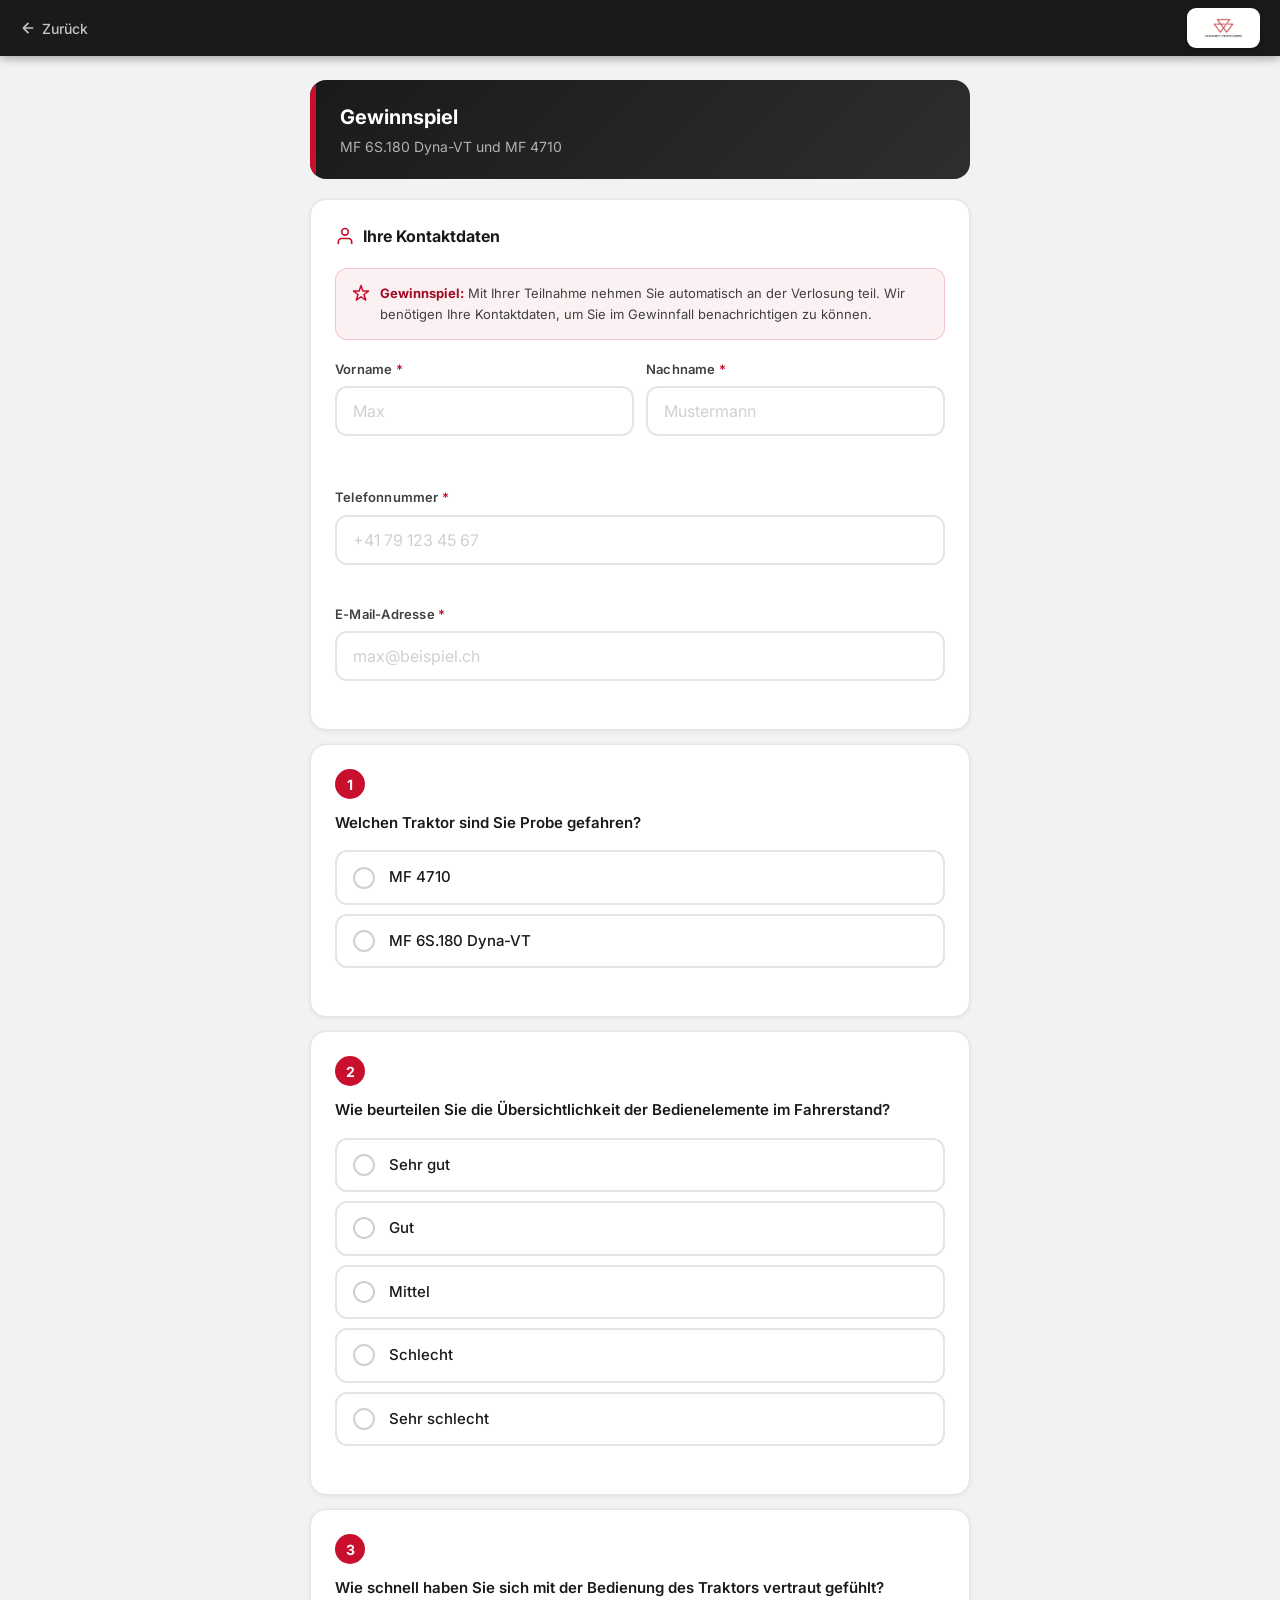
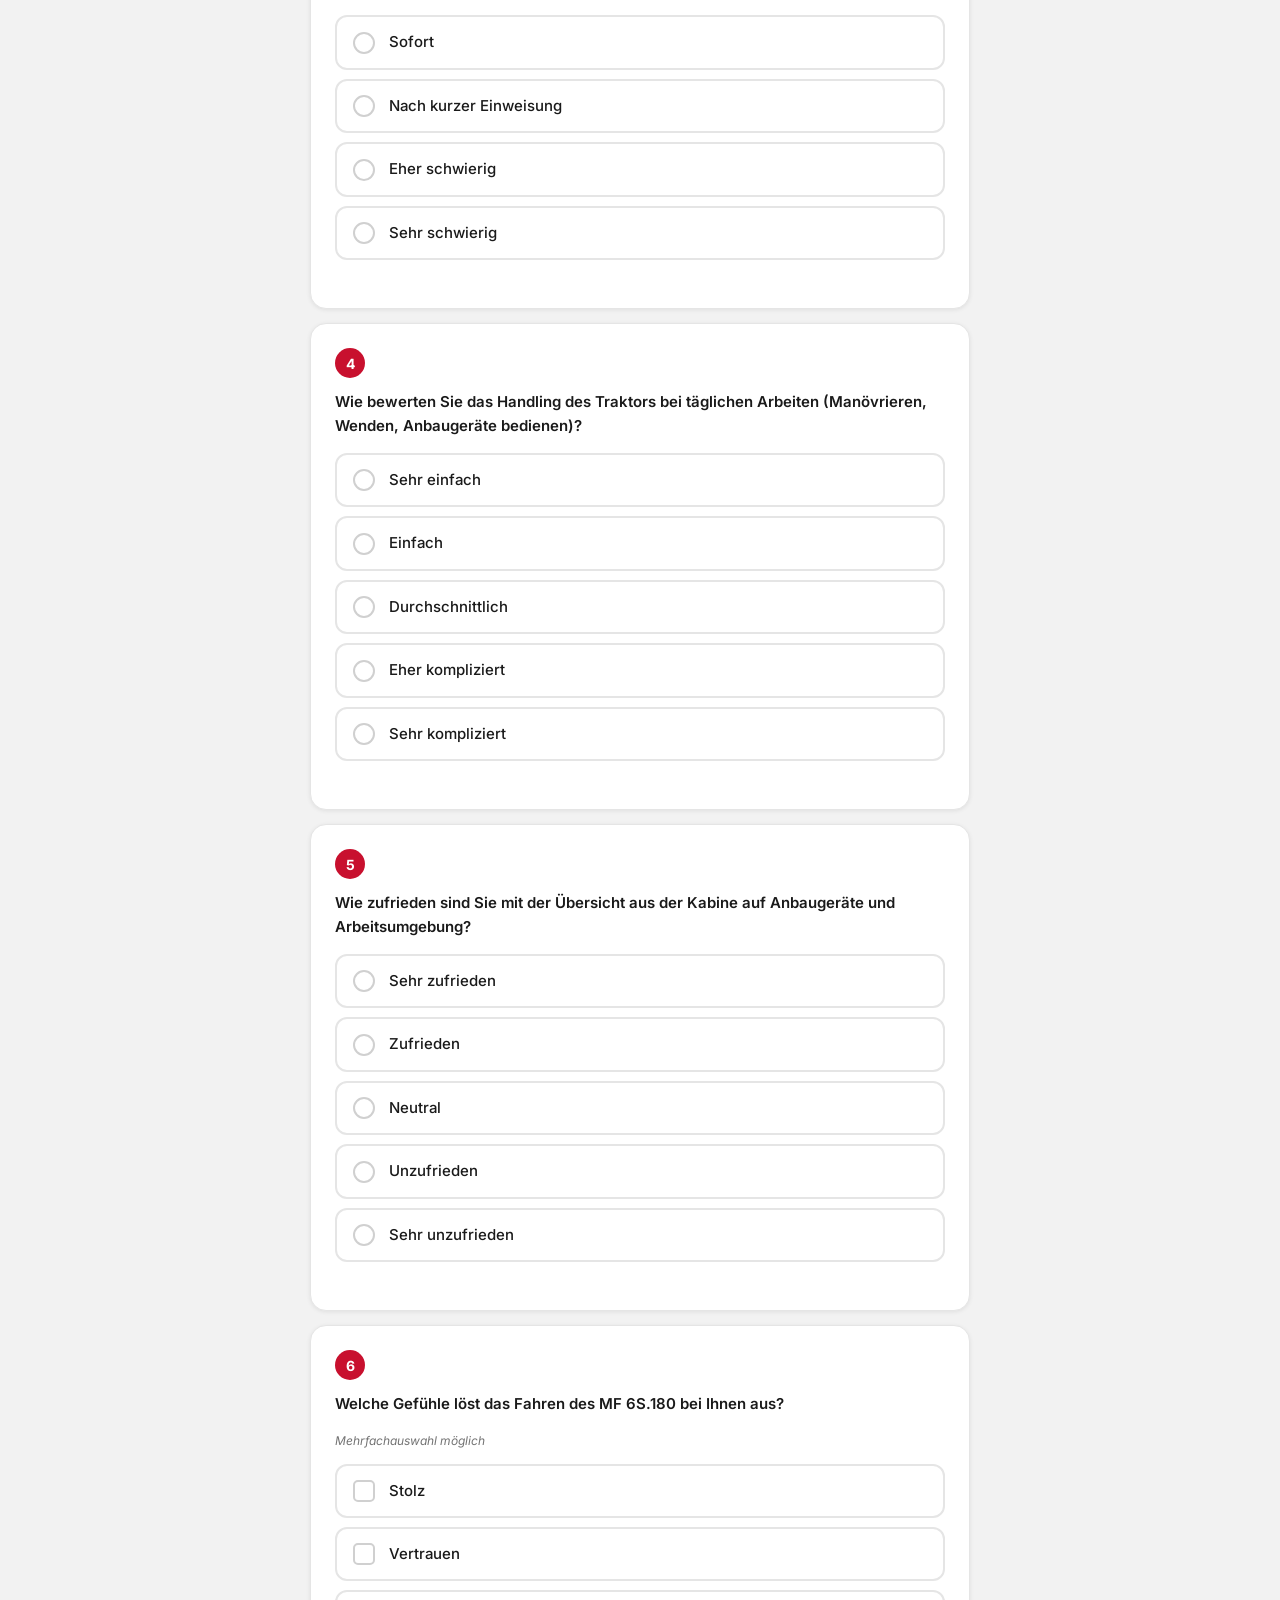
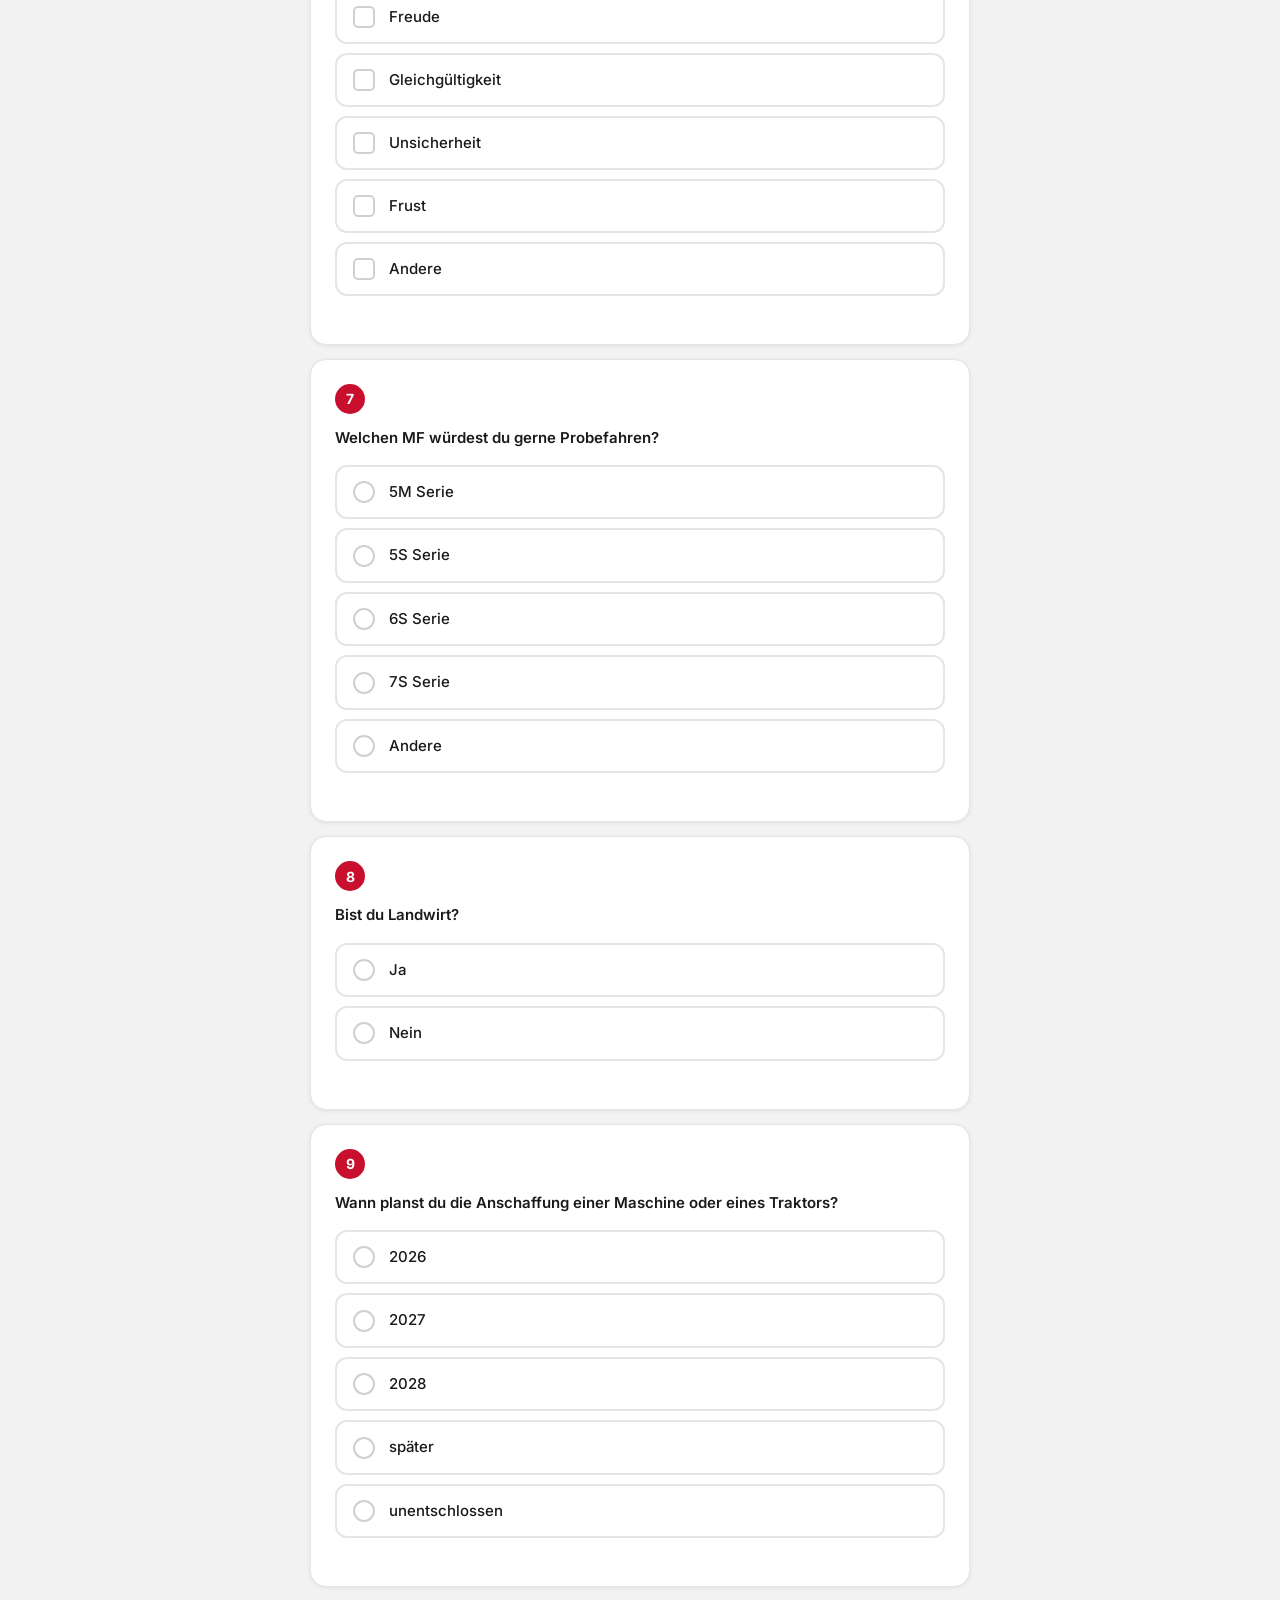
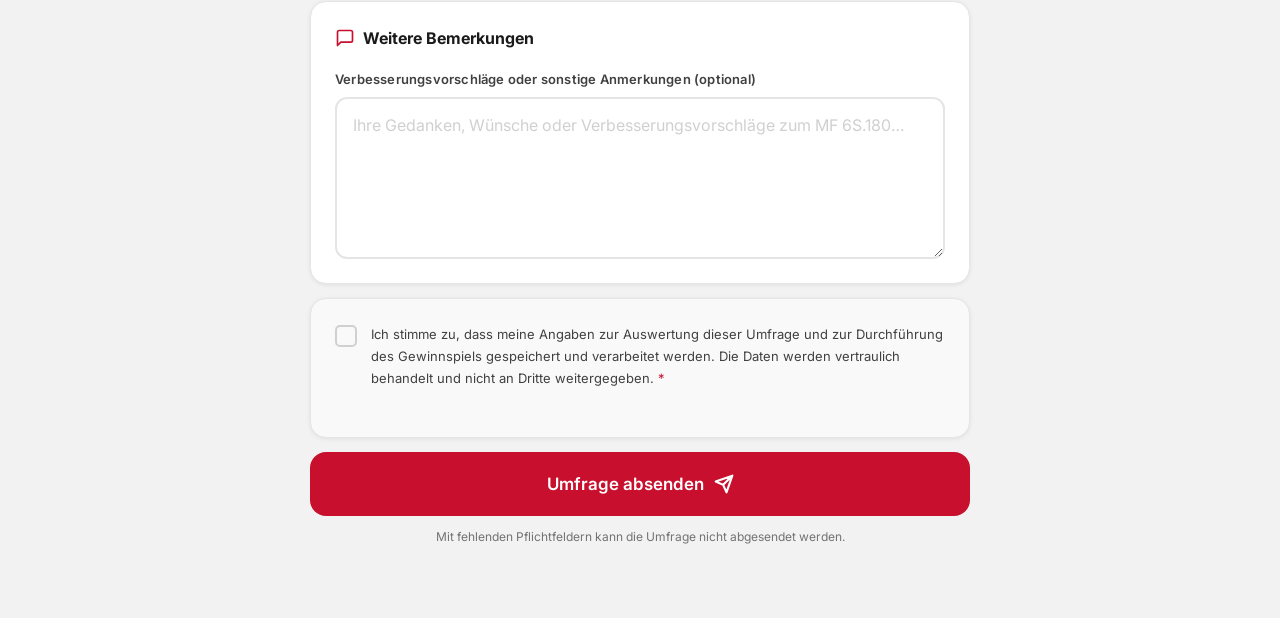
<file: survey.html>
<!DOCTYPE html>
<html lang="de">
<head>
  <meta charset="UTF-8">
  <meta name="viewport" content="width=device-width, initial-scale=1.0">
  <title>Umfrage – MF 6S.180 Dyna-VT</title>
  <link rel="preconnect" href="https://fonts.googleapis.com">
  <link href="https://fonts.googleapis.com/css2?family=Inter:wght@400;500;600;700;800&display=swap" rel="stylesheet">
  <link rel="stylesheet" href="css/style.css?v=11">
</head>
<body class="survey-page">

  <!-- Header -->
  <header class="survey-header">
    <a href="index.html" class="back-link">
      <svg width="16" height="16" viewBox="0 0 24 24" fill="none"
           stroke="currentColor" stroke-width="2.5" stroke-linecap="round" stroke-linejoin="round">
        <path d="M19 12H5M12 19l-7-7 7-7"/>
      </svg>
      Zurück
    </a>
    <div class="header-logo-img">
      <img src="images/MF_Logo_2022.png" alt="Massey Ferguson">
    </div>
  </header>

  <main class="survey-main">
    <div class="container">

      <!-- Titel -->
      <div class="survey-title-card">
        <h1>Gewinnspiel</h1>
        <p class="model-label">MF 6S.180 Dyna-VT und MF 4710</p>
      </div>

      <form id="surveyForm" novalidate>

        <!-- ── KONTAKTDATEN ── -->
        <div class="form-section">
          <h2 class="section-title">
            <svg width="20" height="20" viewBox="0 0 24 24" fill="none"
                 stroke="var(--red)" stroke-width="2" stroke-linecap="round" stroke-linejoin="round">
              <path d="M20 21v-2a4 4 0 0 0-4-4H8a4 4 0 0 0-4 4v2"/>
              <circle cx="12" cy="7" r="4"/>
            </svg>
            Ihre Kontaktdaten
          </h2>

          <div class="gewinnspiel-note">
            <svg width="18" height="18" viewBox="0 0 24 24" fill="none"
                 stroke-width="2" stroke-linecap="round" stroke-linejoin="round">
              <path d="M12 2l2.4 7.4H22l-6 4.6 2.3 7.4L12 17l-6.3 4.4L8 14 2 9.4h7.6z"/>
            </svg>
            <span><strong>Gewinnspiel:</strong> Mit Ihrer Teilnahme nehmen Sie automatisch an
            der Verlosung teil. Wir benötigen Ihre Kontaktdaten, um Sie im Gewinnfall
            benachrichtigen zu können.</span>
          </div>

          <div class="field-grid">
            <div class="field-group">
              <label for="vorname">Vorname <span class="required">*</span></label>
              <input type="text" id="vorname" name="vorname"
                     placeholder="Max" autocomplete="given-name" required>
              <span class="field-error" id="err-vorname"></span>
            </div>
            <div class="field-group">
              <label for="nachname">Nachname <span class="required">*</span></label>
              <input type="text" id="nachname" name="nachname"
                     placeholder="Mustermann" autocomplete="family-name" required>
              <span class="field-error" id="err-nachname"></span>
            </div>
          </div>

          <div class="field-group">
            <label for="telefon">Telefonnummer <span class="required">*</span></label>
            <input type="tel" id="telefon" name="telefon"
                   placeholder="+41 79 123 45 67" autocomplete="tel" required>
            <span class="field-error" id="err-telefon"></span>
          </div>

          <div class="field-group">
            <label for="email">E-Mail-Adresse <span class="required">*</span></label>
            <input type="email" id="email" name="email"
                   placeholder="max@beispiel.ch" autocomplete="email" required>
            <span class="field-error" id="err-email"></span>
          </div>
        </div>

        <!-- ── FRAGE 1: PROBEFAHRT ── -->
        <div class="form-section">
          <div class="question-number">1</div>
          <h2 class="question-text">
            Welchen Traktor sind Sie Probe gefahren?
          </h2>
          <div class="radio-group" id="grp-traktor">
            <label class="radio-option">
              <input type="radio" name="traktor" value="MF 4710">
              <span class="radio-dot"></span>
              <span class="radio-label">MF 4710</span>
            </label>
            <label class="radio-option">
              <input type="radio" name="traktor" value="MF 6S.180 Dyna-VT">
              <span class="radio-dot"></span>
              <span class="radio-label">MF 6S.180 Dyna-VT</span>
            </label>
          </div>
          <span class="field-error" id="err-traktor"></span>
        </div>

        <!-- ── FRAGE 2 ── -->
        <div class="form-section">
          <div class="question-number">2</div>
          <h2 class="question-text">
            Wie beurteilen Sie die Übersichtlichkeit der Bedienelemente im Fahrerstand?
          </h2>
          <div class="radio-group" id="grp-frage1">
            <label class="radio-option">
              <input type="radio" name="frage1" value="Sehr gut">
              <span class="radio-dot"></span>
              <span class="radio-label">Sehr gut</span>
            </label>
            <label class="radio-option">
              <input type="radio" name="frage1" value="Gut">
              <span class="radio-dot"></span>
              <span class="radio-label">Gut</span>
            </label>
            <label class="radio-option">
              <input type="radio" name="frage1" value="Mittel">
              <span class="radio-dot"></span>
              <span class="radio-label">Mittel</span>
            </label>
            <label class="radio-option">
              <input type="radio" name="frage1" value="Schlecht">
              <span class="radio-dot"></span>
              <span class="radio-label">Schlecht</span>
            </label>
            <label class="radio-option">
              <input type="radio" name="frage1" value="Sehr schlecht">
              <span class="radio-dot"></span>
              <span class="radio-label">Sehr schlecht</span>
            </label>
          </div>
          <span class="field-error" id="err-frage1"></span>
        </div>

        <!-- ── FRAGE 2 ── -->
        <div class="form-section">
          <div class="question-number">3</div>
          <h2 class="question-text">
            Wie schnell haben Sie sich mit der Bedienung des Traktors vertraut gefühlt?
          </h2>
          <div class="radio-group" id="grp-frage2">
            <label class="radio-option">
              <input type="radio" name="frage2" value="Sofort">
              <span class="radio-dot"></span>
              <span class="radio-label">Sofort</span>
            </label>
            <label class="radio-option">
              <input type="radio" name="frage2" value="Nach kurzer Einweisung">
              <span class="radio-dot"></span>
              <span class="radio-label">Nach kurzer Einweisung</span>
            </label>
            <label class="radio-option">
              <input type="radio" name="frage2" value="Eher schwierig">
              <span class="radio-dot"></span>
              <span class="radio-label">Eher schwierig</span>
            </label>
            <label class="radio-option">
              <input type="radio" name="frage2" value="Sehr schwierig">
              <span class="radio-dot"></span>
              <span class="radio-label">Sehr schwierig</span>
            </label>
          </div>
          <span class="field-error" id="err-frage2"></span>
        </div>

        <!-- ── FRAGE 3 ── -->
        <div class="form-section">
          <div class="question-number">4</div>
          <h2 class="question-text">
            Wie bewerten Sie das Handling des Traktors bei täglichen Arbeiten
            (Manövrieren, Wenden, Anbaugeräte bedienen)?
          </h2>
          <div class="radio-group" id="grp-frage3">
            <label class="radio-option">
              <input type="radio" name="frage3" value="Sehr einfach">
              <span class="radio-dot"></span>
              <span class="radio-label">Sehr einfach</span>
            </label>
            <label class="radio-option">
              <input type="radio" name="frage3" value="Einfach">
              <span class="radio-dot"></span>
              <span class="radio-label">Einfach</span>
            </label>
            <label class="radio-option">
              <input type="radio" name="frage3" value="Durchschnittlich">
              <span class="radio-dot"></span>
              <span class="radio-label">Durchschnittlich</span>
            </label>
            <label class="radio-option">
              <input type="radio" name="frage3" value="Eher kompliziert">
              <span class="radio-dot"></span>
              <span class="radio-label">Eher kompliziert</span>
            </label>
            <label class="radio-option">
              <input type="radio" name="frage3" value="Sehr kompliziert">
              <span class="radio-dot"></span>
              <span class="radio-label">Sehr kompliziert</span>
            </label>
          </div>
          <span class="field-error" id="err-frage3"></span>
        </div>

        <!-- ── FRAGE 4 ── -->
        <div class="form-section">
          <div class="question-number">5</div>
          <h2 class="question-text">
            Wie zufrieden sind Sie mit der Übersicht aus der Kabine auf
            Anbaugeräte und Arbeitsumgebung?
          </h2>
          <div class="radio-group" id="grp-frage4">
            <label class="radio-option">
              <input type="radio" name="frage4" value="Sehr zufrieden">
              <span class="radio-dot"></span>
              <span class="radio-label">Sehr zufrieden</span>
            </label>
            <label class="radio-option">
              <input type="radio" name="frage4" value="Zufrieden">
              <span class="radio-dot"></span>
              <span class="radio-label">Zufrieden</span>
            </label>
            <label class="radio-option">
              <input type="radio" name="frage4" value="Neutral">
              <span class="radio-dot"></span>
              <span class="radio-label">Neutral</span>
            </label>
            <label class="radio-option">
              <input type="radio" name="frage4" value="Unzufrieden">
              <span class="radio-dot"></span>
              <span class="radio-label">Unzufrieden</span>
            </label>
            <label class="radio-option">
              <input type="radio" name="frage4" value="Sehr unzufrieden">
              <span class="radio-dot"></span>
              <span class="radio-label">Sehr unzufrieden</span>
            </label>
          </div>
          <span class="field-error" id="err-frage4"></span>
        </div>

        <!-- ── FRAGE 5 (Mehrfach) ── -->
        <div class="form-section">
          <div class="question-number">6</div>
          <h2 class="question-text">
            Welche Gefühle löst das Fahren des MF 6S.180 bei Ihnen aus?
          </h2>
          <p class="question-hint">Mehrfachauswahl möglich</p>
          <div class="checkbox-group" id="grp-frage5">
            <label class="checkbox-item">
              <input type="checkbox" name="frage5" value="Stolz">
              <span class="checkbox-box">
                <svg viewBox="0 0 14 11" fill="none" stroke="currentColor" stroke-linecap="round" stroke-linejoin="round"><polyline points="1 6 5 10 13 1"/></svg>
              </span>
              <span class="checkbox-label">Stolz</span>
            </label>
            <label class="checkbox-item">
              <input type="checkbox" name="frage5" value="Vertrauen">
              <span class="checkbox-box">
                <svg viewBox="0 0 14 11" fill="none" stroke="currentColor" stroke-linecap="round" stroke-linejoin="round"><polyline points="1 6 5 10 13 1"/></svg>
              </span>
              <span class="checkbox-label">Vertrauen</span>
            </label>
            <label class="checkbox-item">
              <input type="checkbox" name="frage5" value="Freude">
              <span class="checkbox-box">
                <svg viewBox="0 0 14 11" fill="none" stroke="currentColor" stroke-linecap="round" stroke-linejoin="round"><polyline points="1 6 5 10 13 1"/></svg>
              </span>
              <span class="checkbox-label">Freude</span>
            </label>
            <label class="checkbox-item">
              <input type="checkbox" name="frage5" value="Gleichgültigkeit">
              <span class="checkbox-box">
                <svg viewBox="0 0 14 11" fill="none" stroke="currentColor" stroke-linecap="round" stroke-linejoin="round"><polyline points="1 6 5 10 13 1"/></svg>
              </span>
              <span class="checkbox-label">Gleichgültigkeit</span>
            </label>
            <label class="checkbox-item">
              <input type="checkbox" name="frage5" value="Unsicherheit">
              <span class="checkbox-box">
                <svg viewBox="0 0 14 11" fill="none" stroke="currentColor" stroke-linecap="round" stroke-linejoin="round"><polyline points="1 6 5 10 13 1"/></svg>
              </span>
              <span class="checkbox-label">Unsicherheit</span>
            </label>
            <label class="checkbox-item">
              <input type="checkbox" name="frage5" value="Frust">
              <span class="checkbox-box">
                <svg viewBox="0 0 14 11" fill="none" stroke="currentColor" stroke-linecap="round" stroke-linejoin="round"><polyline points="1 6 5 10 13 1"/></svg>
              </span>
              <span class="checkbox-label">Frust</span>
            </label>
            <label class="checkbox-item" id="item-andere">
              <input type="checkbox" name="frage5" value="Andere" id="cb-andere">
              <span class="checkbox-box">
                <svg viewBox="0 0 14 11" fill="none" stroke="currentColor" stroke-linecap="round" stroke-linejoin="round"><polyline points="1 6 5 10 13 1"/></svg>
              </span>
              <span class="checkbox-label">Andere</span>
            </label>
          </div>
          <input type="text" id="andere-text" class="andere-input hidden"
                 placeholder="Bitte beschreiben Sie Ihr Gefühl…">
          <span class="field-error" id="err-frage5"></span>
        </div>

        <!-- ── FRAGE 6 ── -->
        <div class="form-section">
          <div class="question-number">7</div>
          <h2 class="question-text">
            Welchen MF würdest du gerne Probefahren?
          </h2>
          <div class="radio-group" id="grp-frage6">
            <label class="radio-option">
              <input type="radio" name="frage6" value="5M Serie">
              <span class="radio-dot"></span>
              <span class="radio-label">5M Serie</span>
            </label>
            <label class="radio-option">
              <input type="radio" name="frage6" value="5S Serie">
              <span class="radio-dot"></span>
              <span class="radio-label">5S Serie</span>
            </label>
            <label class="radio-option">
              <input type="radio" name="frage6" value="6S Serie">
              <span class="radio-dot"></span>
              <span class="radio-label">6S Serie</span>
            </label>
            <label class="radio-option">
              <input type="radio" name="frage6" value="7S Serie">
              <span class="radio-dot"></span>
              <span class="radio-label">7S Serie</span>
            </label>
            <label class="radio-option">
              <input type="radio" name="frage6" value="Andere">
              <span class="radio-dot"></span>
              <span class="radio-label">Andere</span>
            </label>
          </div>
          <input type="text" id="frage6-andere-text" class="andere-input hidden"
                 placeholder="Welchen MF würden Sie gerne probefahren?">
          <span class="field-error" id="err-frage6"></span>
        </div>

        <!-- ── FRAGE 8: LANDWIRT ── -->
        <div class="form-section">
          <div class="question-number">8</div>
          <h2 class="question-text">
            Bist du Landwirt?
          </h2>
          <div class="radio-group" id="grp-landwirt">
            <label class="radio-option">
              <input type="radio" name="landwirt" value="Ja">
              <span class="radio-dot"></span>
              <span class="radio-label">Ja</span>
            </label>
            <label class="radio-option">
              <input type="radio" name="landwirt" value="Nein">
              <span class="radio-dot"></span>
              <span class="radio-label">Nein</span>
            </label>
          </div>
          <span class="field-error" id="err-landwirt"></span>
        </div>

        <!-- ── FRAGE 9: ANSCHAFFUNG ── -->
        <div class="form-section">
          <div class="question-number">9</div>
          <h2 class="question-text">
            Wann planst du die Anschaffung einer Maschine oder eines Traktors?
          </h2>
          <div class="radio-group" id="grp-anschaffung">
            <label class="radio-option">
              <input type="radio" name="anschaffung" value="2026">
              <span class="radio-dot"></span>
              <span class="radio-label">2026</span>
            </label>
            <label class="radio-option">
              <input type="radio" name="anschaffung" value="2027">
              <span class="radio-dot"></span>
              <span class="radio-label">2027</span>
            </label>
            <label class="radio-option">
              <input type="radio" name="anschaffung" value="2028">
              <span class="radio-dot"></span>
              <span class="radio-label">2028</span>
            </label>
            <label class="radio-option">
              <input type="radio" name="anschaffung" value="später">
              <span class="radio-dot"></span>
              <span class="radio-label">später</span>
            </label>
            <label class="radio-option">
              <input type="radio" name="anschaffung" value="unentschlossen">
              <span class="radio-dot"></span>
              <span class="radio-label">unentschlossen</span>
            </label>
          </div>
          <span class="field-error" id="err-anschaffung"></span>
        </div>

        <!-- ── BEMERKUNGEN ── -->
        <div class="form-section">
          <h2 class="section-title">
            <svg width="20" height="20" viewBox="0 0 24 24" fill="none"
                 stroke="var(--red)" stroke-width="2" stroke-linecap="round" stroke-linejoin="round">
              <path d="M21 15a2 2 0 0 1-2 2H7l-4 4V5a2 2 0 0 1 2-2h14a2 2 0 0 1 2 2z"/>
            </svg>
            Weitere Bemerkungen
          </h2>
          <div class="field-group">
            <label for="bemerkungen">Verbesserungsvorschläge oder sonstige Anmerkungen (optional)</label>
            <textarea id="bemerkungen" name="bemerkungen"
                      placeholder="Ihre Gedanken, Wünsche oder Verbesserungsvorschläge zum MF 6S.180…"
                      rows="5"></textarea>
          </div>
        </div>

        <!-- ── DATENSCHUTZ ── -->
        <div class="form-section dsgvo-section">
          <label class="dsgvo-item" id="dsgvo-item">
            <input type="checkbox" id="dsgvo" required>
            <span class="dsgvo-box">
              <svg viewBox="0 0 14 11" fill="none" stroke="currentColor" stroke-linecap="round" stroke-linejoin="round"><polyline points="1 6 5 10 13 1"/></svg>
            </span>
            <span class="dsgvo-text">
              Ich stimme zu, dass meine Angaben zur Auswertung dieser Umfrage und zur
              Durchführung des Gewinnspiels gespeichert und verarbeitet werden. Die Daten
              werden vertraulich behandelt und nicht an Dritte weitergegeben.
              <span class="required">*</span>
            </span>
          </label>
          <span class="field-error" id="err-dsgvo"></span>
        </div>

        <!-- ── SUBMIT ── -->
        <div class="submit-section">
          <div id="dupNotice" class="info-note hidden">
            <svg width="20" height="20" viewBox="0 0 24 24" fill="none"
                 stroke-width="2" stroke-linecap="round" stroke-linejoin="round">
              <circle cx="12" cy="12" r="10"/><line x1="12" y1="11" x2="12" y2="16"/><line x1="12" y1="8" x2="12.01" y2="8"/>
            </svg>
            <span>Mit dieser E-Mail-Adresse wurde bereits an der Umfrage teilgenommen.
            Pro Person ist nur <strong>eine</strong> Teilnahme möglich.</span>
          </div>
          <button type="submit" class="btn btn-primary btn-large btn-full btn-submit" id="submitBtn">
            <span id="submitText">Umfrage absenden</span>
            <span id="submitLoader" class="loader hidden"></span>
            <svg id="submitIcon" width="20" height="20" viewBox="0 0 24 24" fill="none"
                 stroke="currentColor" stroke-width="2.5" stroke-linecap="round" stroke-linejoin="round">
              <path d="M22 2L11 13M22 2l-7 20-4-9-9-4 20-7z"/>
            </svg>
          </button>
          <p style="text-align:center;font-size:12px;color:var(--gray-500);margin-top:12px;">
            Mit fehlenden Pflichtfeldern kann die Umfrage nicht abgesendet werden.
          </p>
        </div>

      </form>
    </div>
  </main>

  <script src="js/config.js?v=11"></script>
  <script src="js/app.js?v=11"></script>
</body>
</html>
</file>
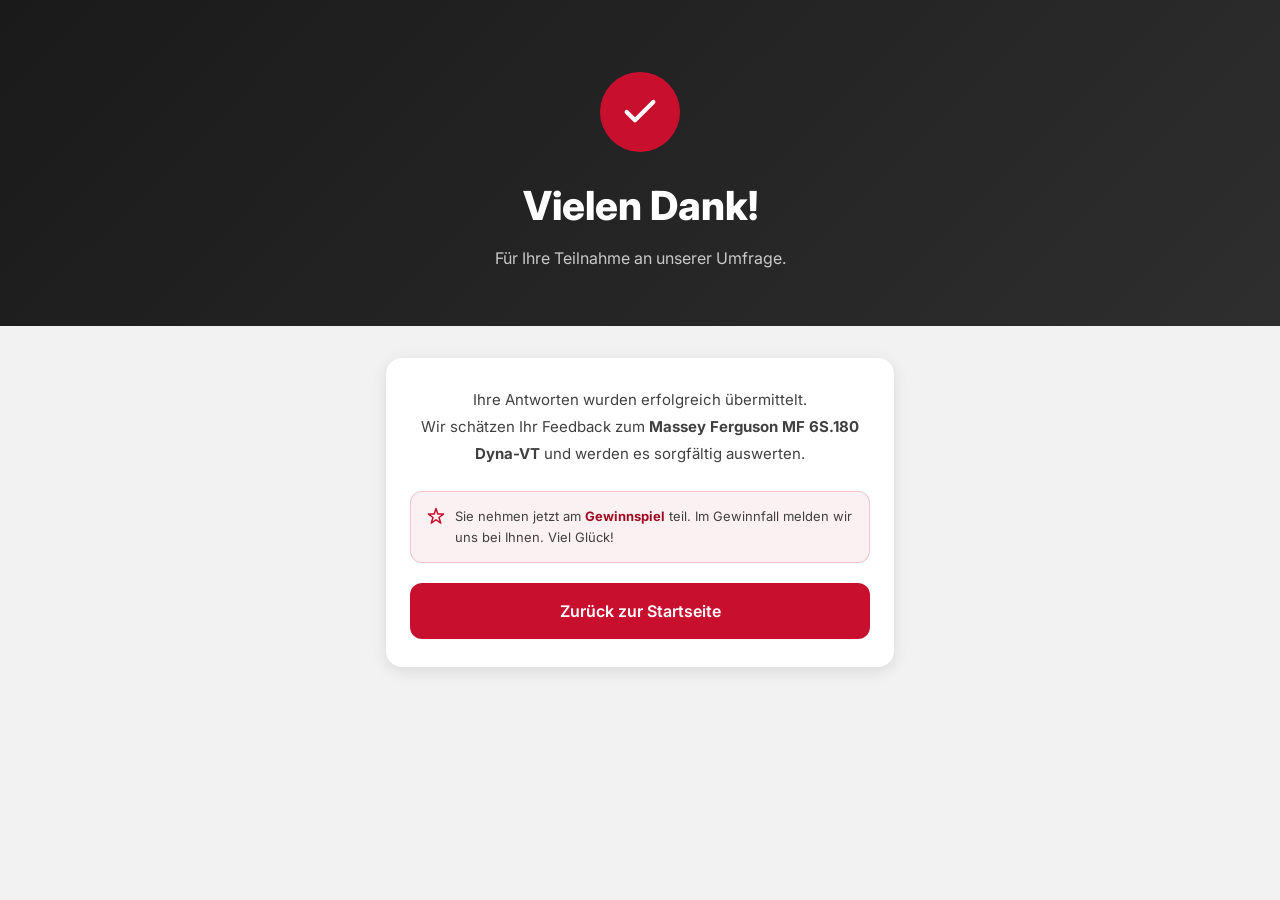
<file: thanks.html>
<!DOCTYPE html>
<html lang="de">
<head>
  <meta charset="UTF-8">
  <meta name="viewport" content="width=device-width, initial-scale=1.0">
  <title>Vielen Dank – MF 6S.180 Dyna-VT</title>
  <link rel="preconnect" href="https://fonts.googleapis.com">
  <link href="https://fonts.googleapis.com/css2?family=Inter:wght@400;500;600;700;800&display=swap" rel="stylesheet">
  <link rel="stylesheet" href="css/style.css?v=4">
</head>
<body class="thanks-page">

  <div class="thanks-hero">
    <div class="thanks-icon">
      <svg viewBox="0 0 24 24" fill="none" stroke="currentColor"
           stroke-width="2.5" stroke-linecap="round" stroke-linejoin="round">
        <polyline points="20 6 9 17 4 12"/>
      </svg>
    </div>
    <h1 class="thanks-title">Vielen Dank!</h1>
    <p class="thanks-tagline">Für Ihre Teilnahme an unserer Umfrage.</p>
  </div>

  <div class="thanks-body">
    <div class="thanks-card">
      <p>
        Ihre Antworten wurden erfolgreich übermittelt.<br>
        Wir schätzen Ihr Feedback zum <strong>Massey Ferguson MF 6S.180 Dyna-VT</strong>
        und werden es sorgfältig auswerten.
      </p>
      <div class="gewinnspiel-note" style="text-align:left;">
        <svg width="18" height="18" viewBox="0 0 24 24" fill="none"
             stroke-width="2" stroke-linecap="round" stroke-linejoin="round">
          <path d="M12 2l2.4 7.4H22l-6 4.6 2.3 7.4L12 17l-6.3 4.4L8 14 2 9.4h7.6z"/>
        </svg>
        <span>Sie nehmen jetzt am <strong>Gewinnspiel</strong> teil. Im Gewinnfall
        melden wir uns bei Ihnen. Viel Glück!</span>
      </div>
      <a href="index.html" class="btn btn-primary btn-full">
        Zurück zur Startseite
      </a>
    </div>
  </div>

</body>
</html>
</file>
<file: css/style.css>
/* ============================================
   Massey Ferguson MF 6S.180 – Umfrage Website
   Design System & Styles
   ============================================ */

:root {
  --red:        #C8102E;
  --red-dark:   #9E0B24;
  --red-light:  #E8384F;
  --black:      #1A1A1A;
  --white:      #FFFFFF;
  --gray-50:    #F9F9F9;
  --gray-100:   #F2F2F2;
  --gray-200:   #E5E5E5;
  --gray-300:   #D0D0D0;
  --gray-500:   #737373;
  --gray-700:   #404040;
  --font:       'Inter', -apple-system, BlinkMacSystemFont, 'Segoe UI', sans-serif;
  --radius-sm:  6px;
  --radius:     12px;
  --radius-lg:  16px;
  --shadow-sm:  0 1px 4px rgba(0,0,0,0.08);
  --shadow:     0 4px 16px rgba(0,0,0,0.10);
  --shadow-lg:  0 8px 32px rgba(0,0,0,0.15);
  --ease:       0.2s ease;
  --max-w:      660px;
}

/* --- Reset --- */
*, *::before, *::after { box-sizing: border-box; margin: 0; padding: 0; }
html { font-size: 16px; -webkit-text-size-adjust: 100%; scroll-behavior: smooth; }
body { font-family: var(--font); color: var(--black); background: var(--gray-100); min-height: 100vh; line-height: 1.5; }
img  { max-width: 100%; display: block; }
a    { color: inherit; }

/* ============================================
   HERO / STARTSEITE
   ============================================ */

body.hero-page { background: var(--black); }

.hero {
  position: relative;
  min-height: 100svh;
  min-height: 100vh;
  display: flex;
  align-items: center;
  justify-content: center;
  background: url('../images/hero.jpg') center / cover no-repeat;
  background-color: #2d2d2d;
}

.hero-overlay {
  position: absolute;
  inset: 0;
  background: linear-gradient(
    160deg,
    rgba(0,0,0,0.45) 0%,
    rgba(0,0,0,0.70) 50%,
    rgba(0,0,0,0.85) 100%
  );
}

.hero-content {
  position: relative;
  z-index: 1;
  text-align: center;
  color: var(--white);
  padding: 48px 24px;
  max-width: 640px;
  width: 100%;
}

.logo-badge {
  display: inline-block;
  background: var(--red);
  color: var(--white);
  font-size: 13px;
  font-weight: 800;
  letter-spacing: 2.5px;
  padding: 8px 20px;
  border-radius: 4px;
  margin-bottom: 28px;
}

.logo-img-badge {
  display: inline-block;
  background: var(--white);
  padding: 22px 36px;
  border-radius: 22px;
  margin-bottom: 36px;
  box-shadow: 0 12px 44px rgba(0,0,0,0.38);
}
.logo-img-badge img {
  height: 88px;
  width: auto;
  display: block;
}
@media (max-width: 480px) {
  .logo-img-badge { padding: 18px 28px; border-radius: 18px; }
  .logo-img-badge img { height: 64px; }
}

.hero-title {
  font-size: clamp(26px, 6vw, 46px);
  font-weight: 800;
  line-height: 1.2;
  margin-bottom: 16px;
  text-shadow: 0 2px 12px rgba(0,0,0,0.5);
}

.hero-title .model-name {
  display: block;
  color: #FF4D6A;
  margin-top: 6px;
  font-size: 0.85em;
}

.hero-subtitle {
  font-size: clamp(15px, 3vw, 18px);
  color: rgba(255,255,255,0.82);
  max-width: 480px;
  margin: 0 auto 40px;
  line-height: 1.7;
}

.hero-note {
  margin-top: 14px;
  font-size: 13px;
  color: rgba(255,255,255,0.55);
}

/* ============================================
   BUTTONS
   ============================================ */

.btn {
  display: inline-flex;
  align-items: center;
  justify-content: center;
  gap: 10px;
  padding: 14px 28px;
  border-radius: var(--radius);
  font-family: var(--font);
  font-size: 16px;
  font-weight: 600;
  cursor: pointer;
  border: 2px solid transparent;
  text-decoration: none;
  transition: background var(--ease), transform var(--ease), box-shadow var(--ease);
  white-space: nowrap;
  -webkit-tap-highlight-color: transparent;
}

.btn-primary { background: var(--red); color: var(--white); }
.btn-primary:hover  { background: var(--red-dark); transform: translateY(-2px); box-shadow: var(--shadow); }
.btn-primary:active { transform: translateY(0); }

.btn-outline {
  background: transparent;
  color: var(--black);
  border-color: var(--gray-300);
}
.btn-outline:hover { border-color: var(--red); color: var(--red); background: rgba(200,16,46,0.04); }

.btn-large { padding: 18px 40px; font-size: 18px; border-radius: var(--radius-lg); }
.btn-full  { width: 100%; }

.btn:disabled { opacity: 0.65; cursor: not-allowed; transform: none !important; }

/* ============================================
   SURVEY HEADER
   ============================================ */

.survey-header {
  background: var(--black);
  color: var(--white);
  padding: 0 20px;
  height: 56px;
  display: flex;
  align-items: center;
  justify-content: space-between;
  position: sticky;
  top: 0;
  z-index: 200;
  box-shadow: 0 2px 10px rgba(0,0,0,0.35);
}

.back-link {
  color: rgba(255,255,255,0.75);
  text-decoration: none;
  font-size: 14px;
  font-weight: 500;
  display: flex;
  align-items: center;
  gap: 6px;
  padding: 8px 0;
  transition: color var(--ease);
}
.back-link:hover { color: var(--white); }

.header-logo {
  font-size: 12px;
  font-weight: 800;
  letter-spacing: 2px;
  color: var(--white);
  background: var(--red);
  padding: 5px 12px;
  border-radius: 3px;
}

.header-logo-img {
  background: var(--white);
  height: 40px;
  padding: 0 14px;
  border-radius: 9px;
  display: flex;
  align-items: center;
  box-shadow: 0 2px 8px rgba(0,0,0,0.25);
}
.header-logo-img img {
  height: 26px;
  width: auto;
  display: block;
}

/* ============================================
   SURVEY LAYOUT
   ============================================ */

.survey-main { padding: 24px 16px 72px; }

.container {
  max-width: var(--max-w);
  margin: 0 auto;
}

/* Title Card */
.survey-title-card {
  background: linear-gradient(135deg, #1A1A1A 0%, #2e2e2e 100%);
  color: var(--white);
  border-radius: var(--radius-lg);
  padding: 22px 24px 22px 30px;
  margin-bottom: 20px;
  position: relative;
  overflow: hidden;
}
.survey-title-card::before {
  content: '';
  position: absolute;
  left: 0; top: 0; bottom: 0;
  width: 6px;
  background: var(--red);
  border-radius: 2px 0 0 2px;
}
.survey-title-card h1 { font-size: 20px; font-weight: 700; margin-bottom: 4px; }
.survey-title-card .model-label { font-size: 14px; color: rgba(255,255,255,0.65); }

/* Form Sections */
.form-section {
  background: var(--white);
  border-radius: var(--radius-lg);
  padding: 24px;
  margin-bottom: 14px;
  box-shadow: var(--shadow-sm);
  border: 1.5px solid var(--gray-200);
}

.section-title {
  font-size: 16px;
  font-weight: 700;
  color: var(--black);
  margin-bottom: 20px;
  display: flex;
  align-items: center;
  gap: 8px;
}

/* Question Sections */
.question-number {
  display: inline-flex;
  align-items: center;
  justify-content: center;
  width: 30px;
  height: 30px;
  background: var(--red);
  color: var(--white);
  border-radius: 50%;
  font-size: 14px;
  font-weight: 700;
  margin-bottom: 12px;
}

.question-text {
  font-size: 15px;
  font-weight: 600;
  color: var(--black);
  margin-bottom: 16px;
  line-height: 1.55;
}

.question-hint {
  font-size: 12px;
  color: var(--gray-500);
  margin-bottom: 14px;
  font-style: italic;
}

/* ============================================
   FORM FIELDS
   ============================================ */

.field-grid {
  display: grid;
  grid-template-columns: 1fr 1fr;
  gap: 12px;
  margin-bottom: 12px;
}

@media (max-width: 480px) {
  .field-grid { grid-template-columns: 1fr; }
}

.field-group {
  display: flex;
  flex-direction: column;
  margin-bottom: 16px;
}
.field-group:last-child { margin-bottom: 0; }
.field-group label {
  font-size: 13px;
  font-weight: 600;
  color: var(--gray-700);
  margin-bottom: 7px;
  letter-spacing: 0.2px;
}
.required { color: var(--red); }

.field-group input,
.field-group textarea,
.andere-input {
  padding: 13px 16px;
  border: 2px solid var(--gray-200);
  border-radius: var(--radius);
  font-family: var(--font);
  font-size: 16px;
  color: var(--black);
  background: var(--white);
  transition: border-color var(--ease), box-shadow var(--ease);
  width: 100%;
  outline: none;
  -webkit-appearance: none;
  appearance: none;
}
.field-group input::placeholder,
.field-group textarea::placeholder,
.andere-input::placeholder { color: var(--gray-300); }
.field-group input:focus,
.field-group textarea:focus,
.andere-input:focus {
  border-color: var(--red);
  box-shadow: 0 0 0 3px rgba(200,16,46,0.12);
}
.field-group input.is-error,
.field-group textarea.is-error { border-color: #E53E3E; }
.field-group textarea { min-height: 120px; resize: vertical; line-height: 1.65; }

.andere-input {
  margin-top: 10px;
  font-size: 15px;
}
.andere-input.hidden { display: none; }

/* ============================================
   RADIO BUTTONS
   ============================================ */

.radio-group { display: flex; flex-direction: column; gap: 9px; }

.radio-option {
  display: flex;
  align-items: center;
  gap: 14px;
  padding: 14px 16px;
  border: 2px solid var(--gray-200);
  border-radius: var(--radius);
  cursor: pointer;
  transition: border-color var(--ease), background var(--ease);
  user-select: none;
  -webkit-tap-highlight-color: transparent;
}
.radio-option:hover { border-color: var(--red); background: rgba(200,16,46,0.03); }
.radio-option.selected { border-color: var(--red); background: rgba(200,16,46,0.05); }

.radio-option input[type="radio"] { position: absolute; opacity: 0; width: 0; height: 0; }

.radio-dot {
  width: 22px;
  height: 22px;
  border: 2px solid var(--gray-300);
  border-radius: 50%;
  flex-shrink: 0;
  display: flex;
  align-items: center;
  justify-content: center;
  transition: border-color var(--ease);
}
.radio-dot::after {
  content: '';
  width: 10px;
  height: 10px;
  border-radius: 50%;
  background: var(--red);
  transform: scale(0);
  transition: transform var(--ease);
}
.radio-option.selected .radio-dot { border-color: var(--red); }
.radio-option.selected .radio-dot::after { transform: scale(1); }

.radio-label { font-size: 15px; font-weight: 500; color: var(--black); }

/* ============================================
   CHECKBOXES
   ============================================ */

.checkbox-group { display: flex; flex-direction: column; gap: 9px; }

.checkbox-item {
  display: flex;
  align-items: center;
  gap: 14px;
  padding: 14px 16px;
  border: 2px solid var(--gray-200);
  border-radius: var(--radius);
  cursor: pointer;
  transition: border-color var(--ease), background var(--ease);
  user-select: none;
  -webkit-tap-highlight-color: transparent;
}
.checkbox-item:hover { border-color: var(--red); background: rgba(200,16,46,0.03); }
.checkbox-item.selected { border-color: var(--red); background: rgba(200,16,46,0.05); }
.checkbox-item input[type="checkbox"] { position: absolute; opacity: 0; width: 0; height: 0; }

.checkbox-box {
  width: 22px;
  height: 22px;
  border: 2px solid var(--gray-300);
  border-radius: 5px;
  flex-shrink: 0;
  display: flex;
  align-items: center;
  justify-content: center;
  transition: background var(--ease), border-color var(--ease);
}
.checkbox-box svg {
  width: 13px;
  height: 13px;
  stroke: var(--white);
  stroke-width: 3;
  opacity: 0;
  transform: scale(0.5);
  transition: opacity var(--ease), transform var(--ease);
}
.checkbox-item.selected .checkbox-box { background: var(--red); border-color: var(--red); }
.checkbox-item.selected .checkbox-box svg { opacity: 1; transform: scale(1); }

.checkbox-label { font-size: 15px; font-weight: 500; color: var(--black); line-height: 1.4; }

/* ============================================
   DSGVO & ERRORS
   ============================================ */

.dsgvo-section {
  background: var(--gray-50);
  border-color: var(--gray-200);
}

.dsgvo-item {
  display: flex;
  align-items: flex-start;
  gap: 14px;
  cursor: pointer;
  user-select: none;
  -webkit-tap-highlight-color: transparent;
}
.dsgvo-item input[type="checkbox"] { position: absolute; opacity: 0; width: 0; height: 0; }
.dsgvo-box {
  width: 22px;
  height: 22px;
  border: 2px solid var(--gray-300);
  border-radius: 5px;
  flex-shrink: 0;
  display: flex;
  align-items: center;
  justify-content: center;
  transition: background var(--ease), border-color var(--ease);
  margin-top: 2px;
}
.dsgvo-box svg { width: 13px; height: 13px; stroke: var(--white); stroke-width: 3; opacity: 0; transform: scale(0.5); transition: opacity var(--ease), transform var(--ease); }
.dsgvo-item.checked .dsgvo-box { background: var(--red); border-color: var(--red); }
.dsgvo-item.checked .dsgvo-box svg { opacity: 1; transform: scale(1); }

.dsgvo-text { font-size: 13px; color: var(--gray-700); line-height: 1.7; }
.dsgvo-text a { color: var(--red); text-decoration: underline; }

.info-note {
  display: flex;
  align-items: flex-start;
  gap: 10px;
  background: #EAF3FB;
  border: 1.5px solid #B6D4EC;
  border-radius: var(--radius);
  padding: 14px 16px;
  margin-bottom: 14px;
  font-size: 14px;
  color: #1C4E80;
  line-height: 1.5;
}
.info-note svg { flex-shrink: 0; stroke: #2A6FB0; margin-top: 1px; }
.info-note strong { color: #143a61; }

.field-error {
  display: block;
  font-size: 12px;
  color: #E53E3E;
  margin-top: 8px;
  min-height: 16px;
  font-weight: 500;
}

/* ============================================
   SUBMIT & LOADING
   ============================================ */

.submit-section { margin-top: 8px; }

.btn-submit { padding: 20px; font-size: 17px; }

.loader {
  width: 20px;
  height: 20px;
  border: 2.5px solid rgba(255,255,255,0.35);
  border-top-color: var(--white);
  border-radius: 50%;
  animation: spin 0.75s linear infinite;
  flex-shrink: 0;
}
@keyframes spin { to { transform: rotate(360deg); } }

.hidden { display: none !important; }

/* ============================================
   THANK YOU PAGE
   ============================================ */

body.thanks-page { background: var(--gray-100); }

.thanks-hero {
  background: linear-gradient(135deg, var(--black) 0%, #2e2e2e 100%);
  padding: 72px 24px 56px;
  text-align: center;
  color: var(--white);
}

.thanks-icon {
  width: 80px;
  height: 80px;
  background: var(--red);
  border-radius: 50%;
  display: flex;
  align-items: center;
  justify-content: center;
  margin: 0 auto 24px;
}
.thanks-icon svg { width: 40px; height: 40px; stroke: var(--white); stroke-width: 2.5; fill: none; }

.thanks-title   { font-size: clamp(26px, 6vw, 40px); font-weight: 800; margin-bottom: 10px; }
.thanks-tagline { font-size: 16px; color: rgba(255,255,255,0.75); }

.thanks-body {
  max-width: 540px;
  margin: 0 auto;
  padding: 32px 16px 60px;
}
.thanks-card {
  background: var(--white);
  border-radius: var(--radius-lg);
  padding: 28px 24px;
  box-shadow: var(--shadow);
  text-align: center;
}
.thanks-card p {
  font-size: 15px;
  color: var(--gray-700);
  line-height: 1.8;
  margin-bottom: 24px;
}

/* ============================================
   QR CODE PAGE
   ============================================ */

body.qr-page { background: var(--gray-100); }

.qr-hero {
  position: relative;
  padding: 64px 24px 48px;
  text-align: center;
  color: var(--white);
  background: url('../images/hero.jpg') center / cover no-repeat;
  background-color: #2d2d2d;
}
.qr-hero-overlay {
  position: absolute;
  inset: 0;
  background: rgba(0,0,0,0.72);
}
.qr-hero > * { position: relative; z-index: 1; }
.qr-hero h1 { font-size: 26px; font-weight: 800; margin-bottom: 8px; }
.qr-hero p  { font-size: 15px; color: rgba(255,255,255,0.78); }

.qr-body {
  max-width: 520px;
  margin: 0 auto;
  padding: 28px 16px 60px;
}

.qr-card {
  background: var(--white);
  border-radius: var(--radius-lg);
  padding: 28px 24px;
  box-shadow: var(--shadow);
  border: 1.5px solid var(--gray-200);
}
.qr-card h2 {
  font-size: 16px;
  font-weight: 700;
  margin-bottom: 16px;
  color: var(--black);
}

.qr-url-row {
  display: flex;
  gap: 8px;
  margin-bottom: 24px;
}
.qr-url-input {
  flex: 1;
  padding: 11px 14px;
  border: 2px solid var(--gray-200);
  border-radius: var(--radius);
  font-family: var(--font);
  font-size: 13px;
  color: var(--black);
  outline: none;
  transition: border-color var(--ease);
}
.qr-url-input:focus { border-color: var(--red); }

#qrcode {
  display: flex;
  justify-content: center;
  margin: 4px 0 24px;
}
#qrcode canvas { border: 12px solid var(--white); border-radius: var(--radius); box-shadow: var(--shadow-sm); }

.qr-actions { display: flex; gap: 10px; flex-wrap: wrap; justify-content: center; }

.qr-info {
  background: var(--white);
  border-radius: var(--radius-lg);
  padding: 24px;
  margin-top: 14px;
  box-shadow: var(--shadow-sm);
  border: 1.5px solid var(--gray-200);
}
.qr-info h3 { font-size: 14px; font-weight: 700; margin-bottom: 12px; }
.qr-info ol  { padding-left: 18px; font-size: 13px; color: var(--gray-700); line-height: 2.2; }
.qr-info code {
  background: var(--gray-100);
  padding: 2px 6px;
  border-radius: 4px;
  font-size: 12px;
  color: var(--red-dark);
  word-break: break-all;
}

/* ============================================
   ADMIN PAGE
   ============================================ */

body.admin-page { background: var(--gray-100); }

.admin-container { max-width: 1000px; margin: 0 auto; }

.admin-toolbar {
  display: flex;
  align-items: flex-start;
  justify-content: space-between;
  gap: 12px;
  margin-bottom: 18px;
}

.count-badge {
  display: inline-block;
  background: var(--red);
  color: var(--white);
  font-size: 13px;
  font-weight: 700;
  padding: 4px 12px;
  border-radius: 20px;
}

.admin-actions {
  display: flex;
  flex-wrap: wrap;
  gap: 10px;
  margin-bottom: 14px;
}

.btn-sm { padding: 9px 16px; font-size: 14px; }

.btn-danger { color: var(--red); border-color: rgba(200,16,46,0.3); }
.btn-danger:hover { background: rgba(200,16,46,0.06); border-color: var(--red); color: var(--red-dark); }

.status-line { font-size: 13px; color: var(--gray-500); margin: 0; }

/* Auswertung / Diagramme */
#statsCard { margin-bottom: 14px; }

.stat-total {
  background: linear-gradient(135deg, var(--red) 0%, var(--red-dark) 100%);
  color: var(--white);
  border-radius: var(--radius);
  padding: 22px 24px;
  text-align: center;
  margin-bottom: 22px;
}
.stat-total-number { font-size: 48px; font-weight: 800; line-height: 1; }
.stat-total-label  { font-size: 14px; font-weight: 500; opacity: 0.92; margin-top: 6px; }

.charts-grid {
  display: grid;
  grid-template-columns: repeat(auto-fit, minmax(260px, 1fr));
  gap: 18px;
}
.chart-box {
  border: 1.5px solid var(--gray-200);
  border-radius: var(--radius);
  padding: 16px 16px 8px;
  background: var(--white);
}
.chart-box h3 {
  font-size: 13.5px;
  font-weight: 700;
  color: var(--black);
  margin-bottom: 12px;
  line-height: 1.35;
  min-height: 36px;
}
.chart-box canvas { max-height: 240px; }
.chart-noanswer { font-size: 13px; color: var(--gray-500); padding: 20px 0; text-align: center; }
.charts-empty { font-size: 14px; color: var(--gray-500); }

/* Gewinner ziehen */
.draw-row { display: flex; gap: 8px; margin-bottom: 8px; align-items: center; }
.draw-name, .draw-count {
  padding: 10px 12px;
  border: 2px solid var(--gray-200);
  border-radius: var(--radius);
  font-family: var(--font);
  font-size: 14px;
  outline: none;
  transition: border-color var(--ease);
}
.draw-name { flex: 1; min-width: 0; }
.draw-count { width: 80px; text-align: center; }
.draw-name:focus, .draw-count:focus { border-color: var(--red); }
.draw-del {
  flex-shrink: 0;
  width: 36px; height: 36px;
  border: 2px solid var(--gray-200);
  background: var(--white);
  border-radius: var(--radius);
  font-size: 20px; line-height: 1;
  color: var(--gray-500);
  cursor: pointer;
  transition: all var(--ease);
}
.draw-del:hover { border-color: var(--red); color: var(--red); }

#drawResult { margin-top: 18px; }
.draw-summary { font-size: 12px; color: var(--gray-500); margin-bottom: 14px; }
.winner-group {
  border: 1.5px solid var(--gray-200);
  border-left: 4px solid var(--red);
  border-radius: var(--radius);
  padding: 14px 16px;
  margin-bottom: 12px;
}
.winner-group h3 { font-size: 15px; font-weight: 700; color: var(--black); margin-bottom: 10px; }
.winner-badge {
  display: inline-block;
  background: var(--red); color: var(--white);
  font-size: 12px; font-weight: 700;
  padding: 1px 9px; border-radius: 20px; margin-left: 6px;
}
.winner-list { list-style: none; counter-reset: w; padding: 0; margin: 0; }
.winner-list li {
  counter-increment: w;
  display: flex; flex-direction: column;
  padding: 8px 0 8px 30px; position: relative;
  border-top: 1px solid var(--gray-100);
}
.winner-list li:first-child { border-top: 0; }
.winner-list li::before {
  content: counter(w);
  position: absolute; left: 0; top: 8px;
  width: 20px; height: 20px;
  background: var(--gray-100); color: var(--gray-700);
  border-radius: 50%; font-size: 11px; font-weight: 700;
  display: flex; align-items: center; justify-content: center;
}
.winner-name { font-size: 15px; font-weight: 600; color: var(--black); }
.winner-contact { font-size: 12px; color: var(--gray-500); }
.draw-warn { font-size: 13px; color: var(--red-dark); margin-top: 6px; }

.table-wrap { overflow-x: auto; -webkit-overflow-scrolling: touch; }

.data-table {
  width: 100%;
  border-collapse: collapse;
  font-size: 13px;
}
.data-table th {
  background: var(--black);
  color: var(--white);
  text-align: left;
  padding: 12px 14px;
  font-weight: 600;
  white-space: nowrap;
  position: sticky;
  top: 0;
}
.data-table td {
  padding: 11px 14px;
  border-bottom: 1px solid var(--gray-200);
  vertical-align: top;
  max-width: 280px;
}
.data-table tr:nth-child(even) td { background: var(--gray-50); }
.data-table tr:hover td { background: rgba(200,16,46,0.04); }

/* Gewinnspiel-Hinweis */
.gewinnspiel-banner {
  display: inline-flex;
  align-items: center;
  gap: 8px;
  background: rgba(200,16,46,0.12);
  border: 1.5px solid rgba(255,255,255,0.25);
  color: var(--white);
  font-size: 13px;
  font-weight: 600;
  padding: 8px 16px;
  border-radius: 20px;
  margin-bottom: 22px;
}
.gewinnspiel-banner svg { flex-shrink: 0; }

.gewinnspiel-note {
  background: rgba(200,16,46,0.06);
  border: 1.5px solid rgba(200,16,46,0.2);
  border-radius: var(--radius);
  padding: 14px 16px;
  font-size: 13px;
  color: var(--gray-700);
  line-height: 1.6;
  margin-bottom: 20px;
  display: flex;
  align-items: flex-start;
  gap: 10px;
}
.gewinnspiel-note svg { flex-shrink: 0; margin-top: 1px; stroke: var(--red); }
.gewinnspiel-note strong { color: var(--red-dark); }

/* ============================================
   PRINT
   ============================================ */

@media print {
  .qr-hero, .qr-url-row, .qr-actions, .qr-info, .survey-header { display: none !important; }
  body { background: white; }
  .qr-card { box-shadow: none; border: none; }
  #qrcode canvas { border: 0; }
}

/* ============================================
   RESPONSIVE
   ============================================ */

@media (max-width: 400px) {
  .btn-large { padding: 16px 28px; font-size: 17px; }
  .form-section { padding: 20px 18px; }
  .survey-title-card { padding: 20px 20px 20px 26px; }
}
</file>
